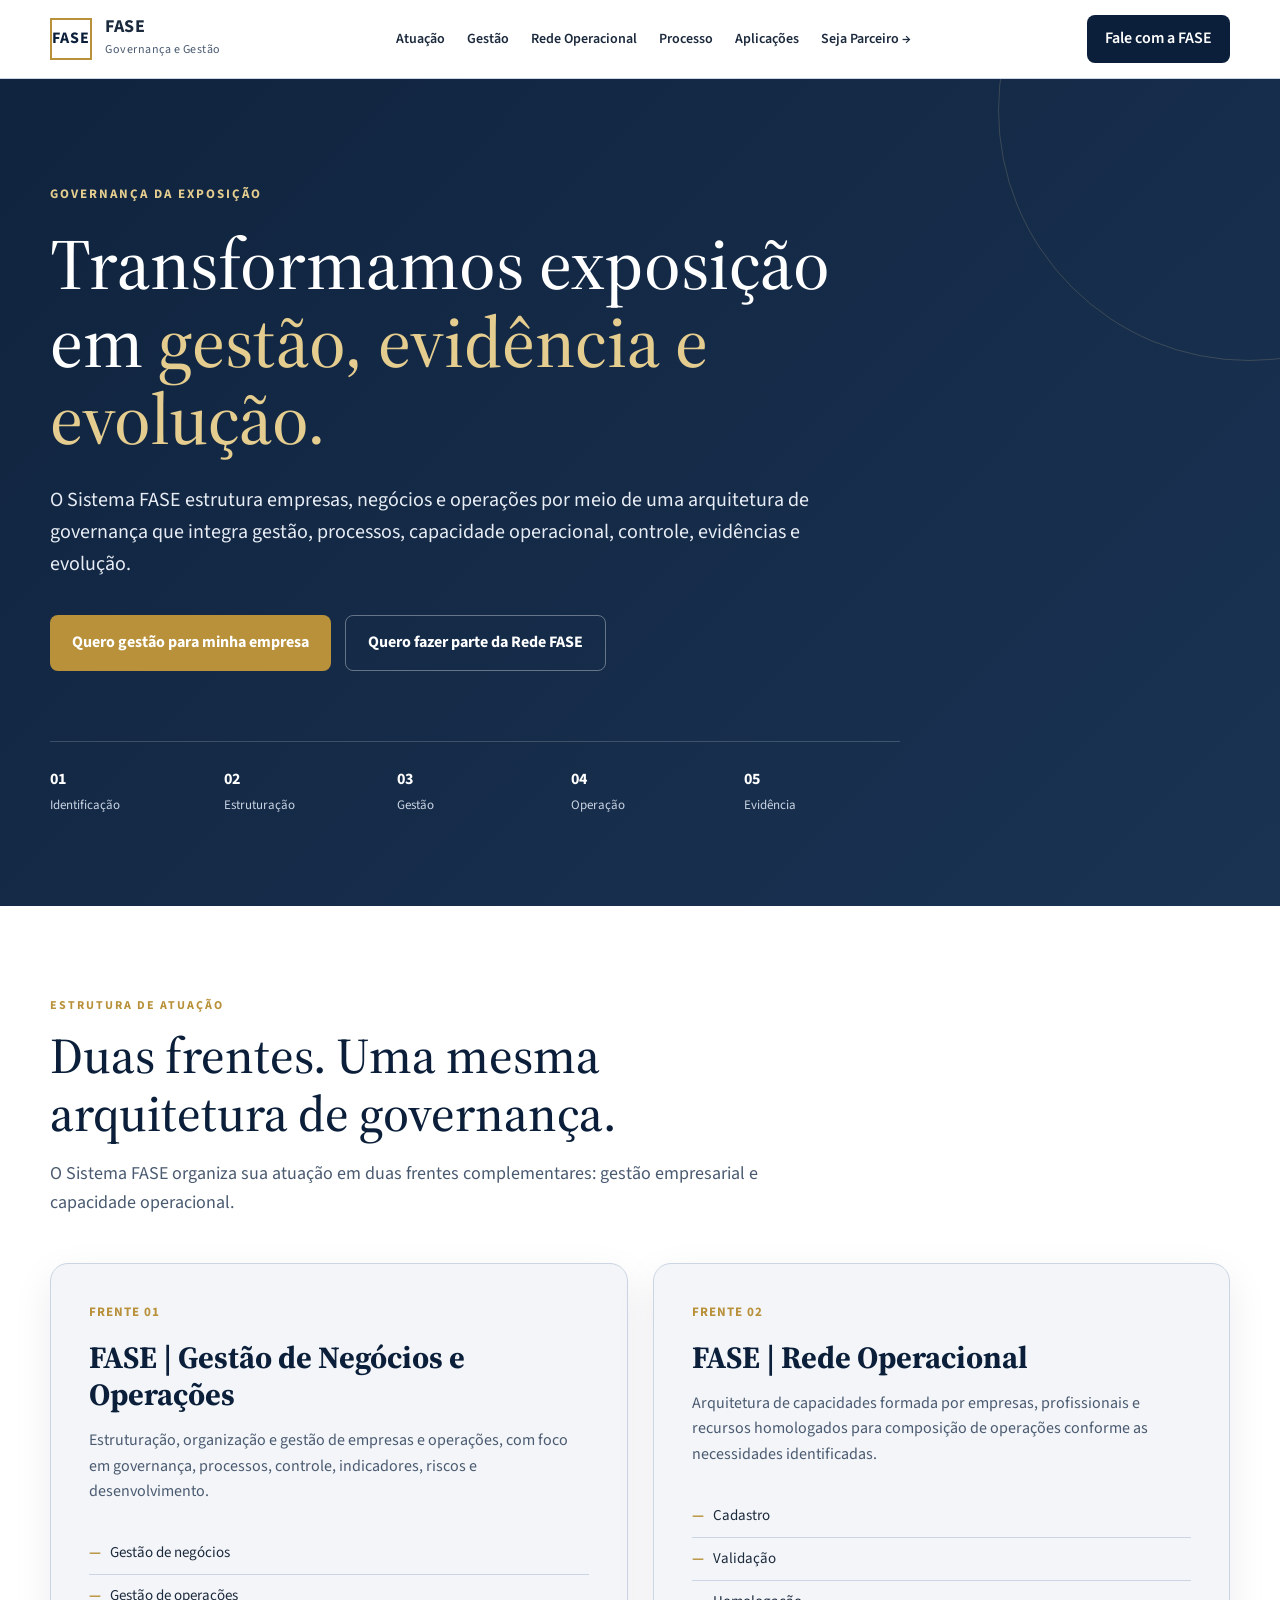
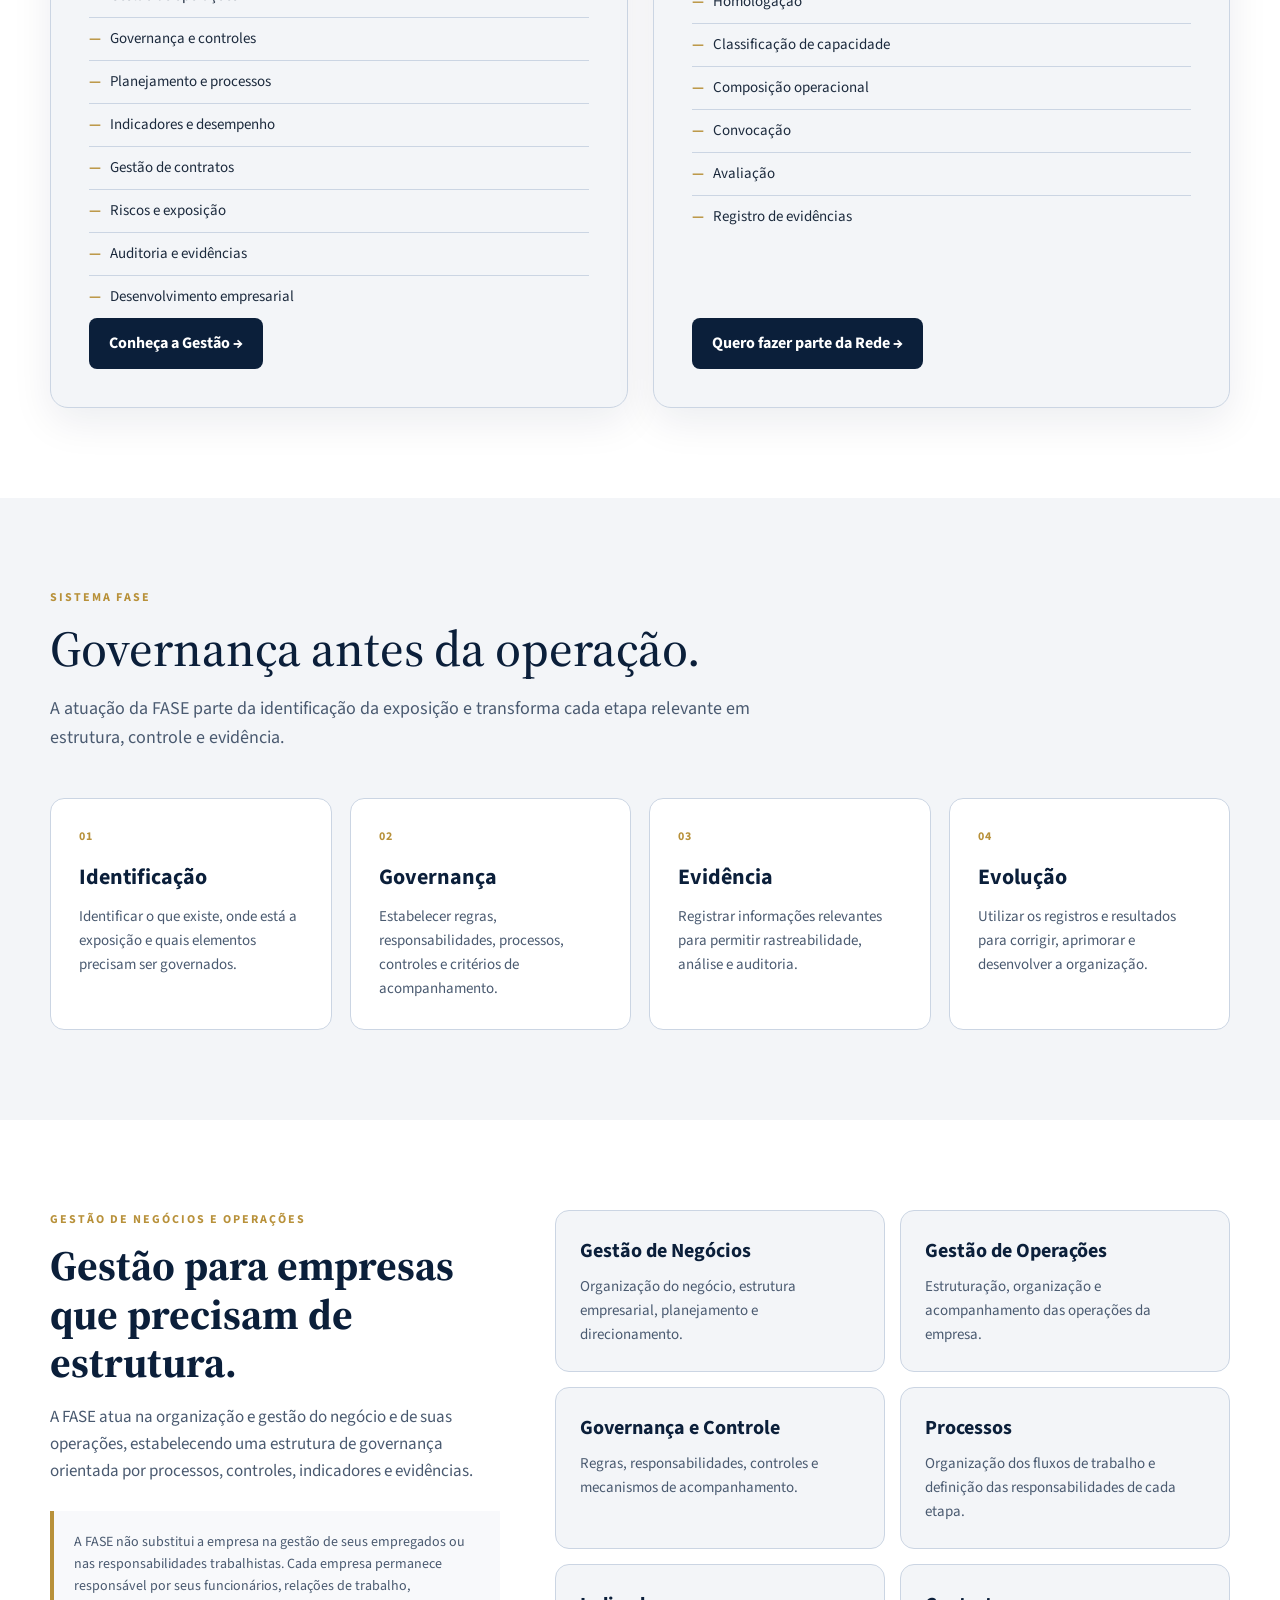
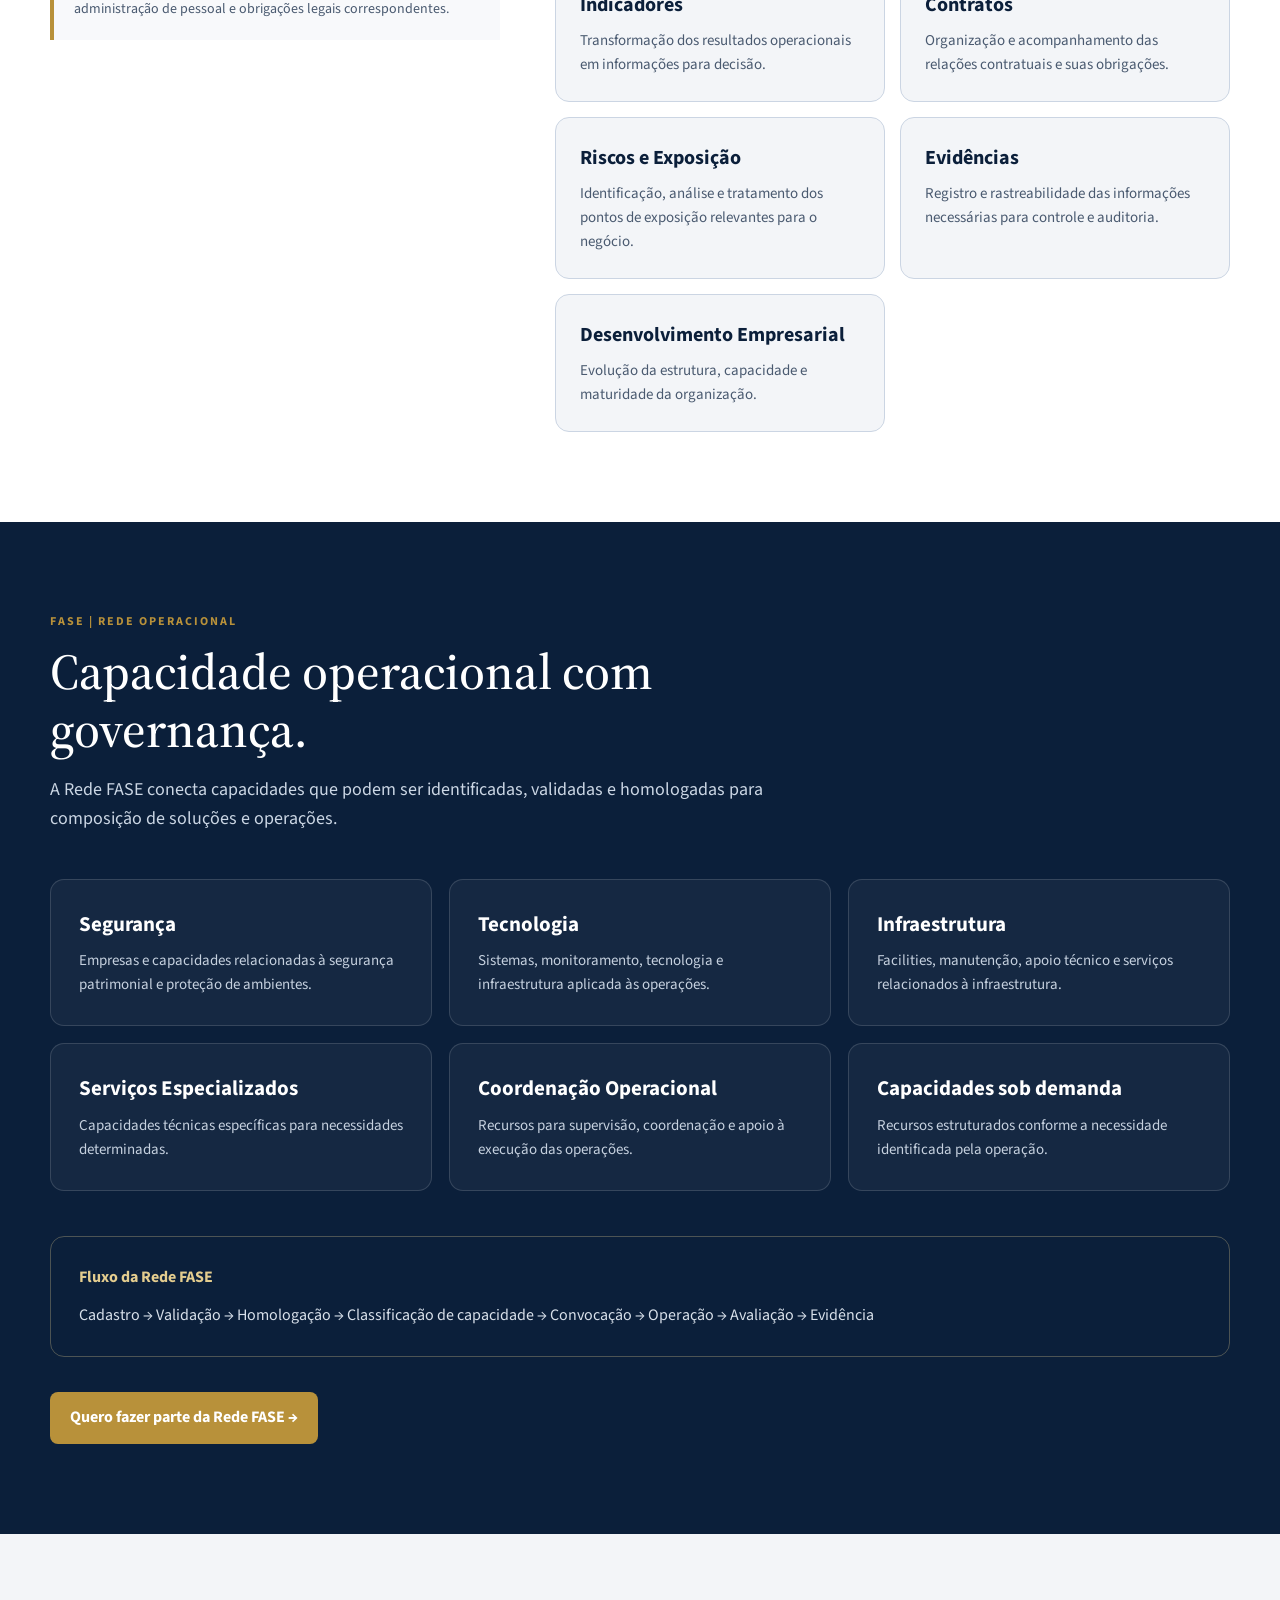
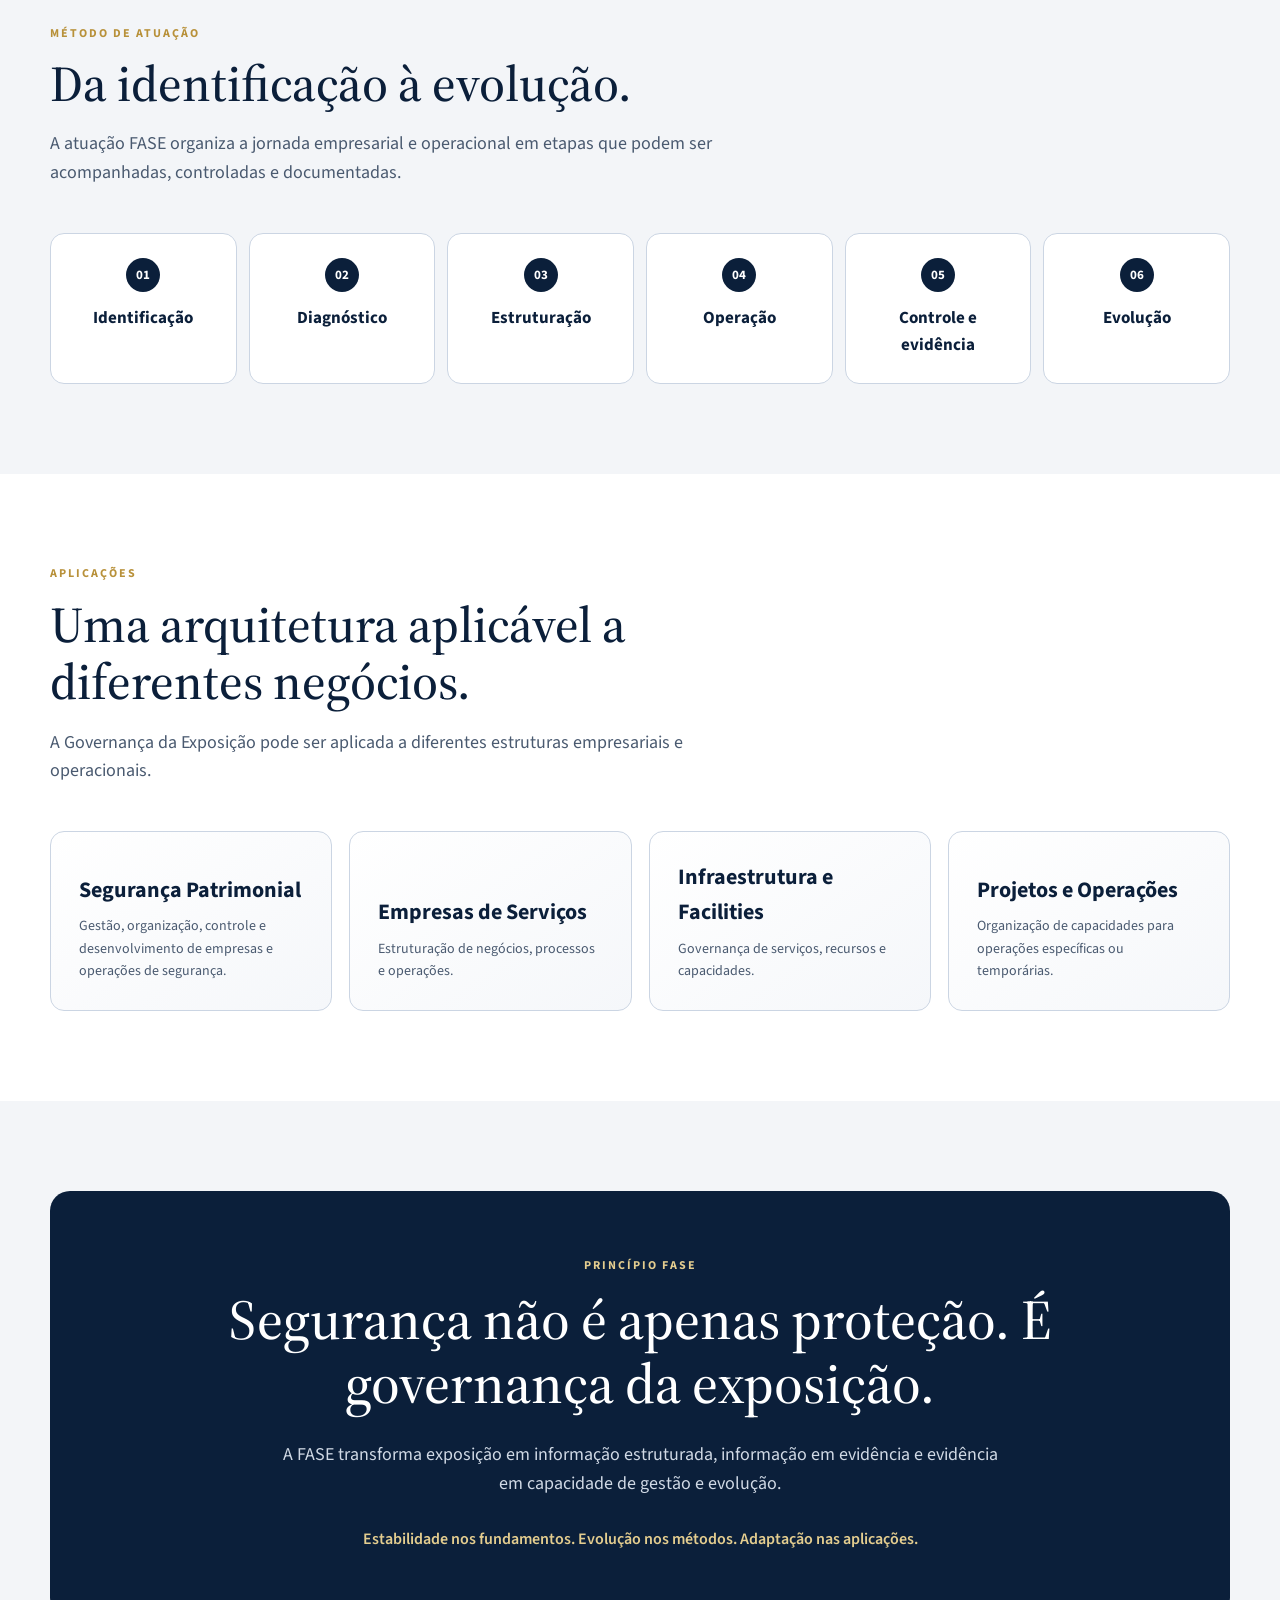
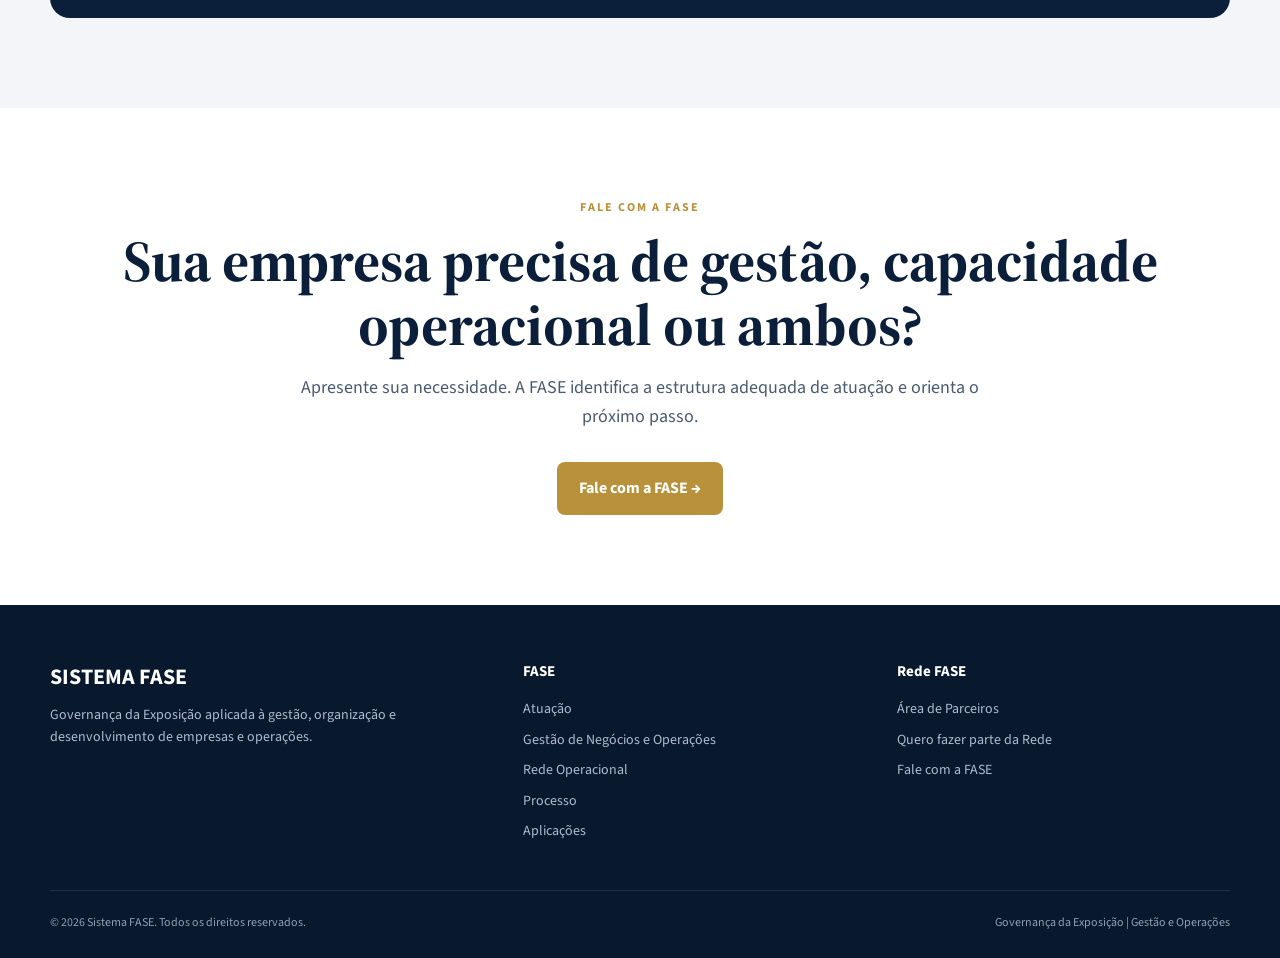
<file: index.html>
<!DOCTYPE html>
<html lang="pt-BR">
<head>
    <meta charset="UTF-8">
    <meta name="viewport" content="width=device-width, initial-scale=1.0">

    <title>FASE | Governança, Gestão e Operações</title>

    <meta name="description"
        content="Sistema FASE — Governança da Exposição. Gestão de Negócios e Operações e Rede Operacional para estruturar, organizar, controlar e desenvolver empresas e operações.">

    <meta name="theme-color" content="#0B1F3A">

    <link rel="preconnect" href="https://fonts.googleapis.com">
    <link rel="preconnect" href="https://fonts.gstatic.com" crossorigin>

    <link href="https://fonts.googleapis.com/css2?family=Source+Sans+3:wght@400;500;600;700&family=Source+Serif+4:wght@400;500;600;700&display=swap"
        rel="stylesheet">

    <style>
        :root {
            --navy: #0B1F3A;
            --blue: #2F5D9B;
            --light-blue: #DCE6F3;
            --gold: #B8913A;
            --light-gold: #E4CD8F;
            --bg: #F3F5F8;
            --white: #FFFFFF;
            --text: #1C2A3D;
            --soft: #4A5A70;
            --line: #CBD5E3;
            --shadow: 0 14px 40px rgba(11, 31, 58, .08);
            --radius: 18px;
            --max: 1180px;
        }

        * {
            margin: 0;
            padding: 0;
            box-sizing: border-box;
        }

        html {
            scroll-behavior: smooth;
        }

        body {
            font-family: "Source Sans 3", Arial, sans-serif;
            color: var(--text);
            background: var(--bg);
            line-height: 1.6;
        }

        a {
            color: inherit;
            text-decoration: none;
        }

        img {
            max-width: 100%;
            display: block;
        }

        .container {
            width: min(var(--max), calc(100% - 40px));
            margin: 0 auto;
        }

        /* =========================
           HEADER
        ========================= */

        header {
            position: sticky;
            top: 0;
            z-index: 1000;
            background: rgba(255,255,255,.96);
            border-bottom: 1px solid var(--line);
            backdrop-filter: blur(12px);
        }

        .header-inner {
            min-height: 78px;
            display: flex;
            align-items: center;
            justify-content: space-between;
            gap: 30px;
        }

        .brand {
            display: flex;
            align-items: center;
            gap: 13px;
            min-width: max-content;
        }

        .brand-mark {
            width: 42px;
            height: 42px;
            border: 2px solid var(--gold);
            display: flex;
            align-items: center;
            justify-content: center;
            font-weight: 700;
            color: var(--navy);
            letter-spacing: 1px;
        }

        .brand-text strong {
            display: block;
            font-size: 18px;
            line-height: 1;
            letter-spacing: .5px;
        }

        .brand-text span {
            display: block;
            margin-top: 4px;
            font-size: 12px;
            color: var(--soft);
            letter-spacing: .5px;
        }

        nav {
            display: flex;
            align-items: center;
            gap: 22px;
            font-size: 14px;
            font-weight: 600;
        }

        nav a {
            transition: .2s ease;
        }

        nav a:hover {
            color: var(--gold);
        }

        .header-cta {
            background: var(--navy);
            color: var(--white);
            padding: 11px 18px;
            border-radius: 8px;
            font-weight: 600;
            transition: .2s ease;
        }

        .header-cta:hover {
            background: var(--blue);
        }

        /* =========================
           HERO
        ========================= */

        .hero {
            background:
                linear-gradient(135deg, rgba(11,31,58,.98), rgba(17,43,76,.96));
            color: var(--white);
            padding: 105px 0 90px;
            position: relative;
            overflow: hidden;
        }

        .hero::after {
            content: "";
            position: absolute;
            width: 500px;
            height: 500px;
            right: -220px;
            top: -220px;
            border: 1px solid rgba(228,205,143,.18);
            border-radius: 50%;
        }

        .hero-content {
            position: relative;
            z-index: 2;
            max-width: 850px;
        }

        .eyebrow {
            color: var(--light-gold);
            text-transform: uppercase;
            letter-spacing: 2px;
            font-size: 13px;
            font-weight: 700;
            margin-bottom: 20px;
        }

        .hero h1 {
            font-family: "Source Serif 4", Georgia, serif;
            font-size: clamp(42px, 6vw, 72px);
            line-height: 1.08;
            font-weight: 500;
            margin-bottom: 26px;
        }

        .hero h1 span {
            color: var(--light-gold);
        }

        .hero-lead {
            max-width: 780px;
            font-size: 20px;
            color: #E8EDF5;
            margin-bottom: 35px;
        }

        .hero-actions {
            display: flex;
            flex-wrap: wrap;
            gap: 14px;
        }

        .btn {
            display: inline-flex;
            align-items: center;
            justify-content: center;
            padding: 14px 22px;
            border-radius: 8px;
            font-weight: 700;
            transition: .2s ease;
        }

        .btn-primary {
            background: var(--gold);
            color: var(--white);
        }

        .btn-primary:hover {
            background: #9E7A2D;
        }

        .btn-outline {
            border: 1px solid rgba(255,255,255,.35);
            color: var(--white);
        }

        .btn-outline:hover {
            background: rgba(255,255,255,.08);
        }

        .hero-flow {
            display: grid;
            grid-template-columns: repeat(5, 1fr);
            margin-top: 70px;
            border-top: 1px solid rgba(255,255,255,.18);
            padding-top: 25px;
            gap: 18px;
        }

        .hero-flow div {
            font-size: 13px;
            color: #C9D4E3;
        }

        .hero-flow strong {
            display: block;
            color: var(--white);
            font-size: 16px;
            margin-bottom: 3px;
        }

        /* =========================
           SECTIONS
        ========================= */

        section {
            padding: 90px 0;
        }

        .section-header {
            max-width: 780px;
            margin-bottom: 45px;
        }

        .section-kicker {
            color: var(--gold);
            text-transform: uppercase;
            font-size: 12px;
            letter-spacing: 2px;
            font-weight: 700;
            margin-bottom: 12px;
        }

        .section-title {
            font-family: "Source Serif 4", Georgia, serif;
            font-size: clamp(34px, 4vw, 50px);
            line-height: 1.15;
            font-weight: 500;
            color: var(--navy);
            margin-bottom: 18px;
        }

        .section-description {
            color: var(--soft);
            font-size: 18px;
            max-width: 720px;
        }

        /* =========================
           DUAS FRENTES
        ========================= */

        .fronts {
            background: var(--white);
        }

        .front-grid {
            display: grid;
            grid-template-columns: repeat(2, 1fr);
            gap: 25px;
        }

        .front-card {
            background: var(--bg);
            border: 1px solid var(--line);
            border-radius: var(--radius);
            padding: 38px;
            box-shadow: var(--shadow);
            display: flex;
            flex-direction: column;
        }

        .front-number {
            color: var(--gold);
            font-size: 13px;
            font-weight: 700;
            letter-spacing: 1px;
            margin-bottom: 16px;
        }

        .front-card h3 {
            font-family: "Source Serif 4", Georgia, serif;
            color: var(--navy);
            font-size: 31px;
            line-height: 1.2;
            margin-bottom: 15px;
        }

        .front-card p {
            color: var(--soft);
            margin-bottom: 22px;
        }

        .front-list {
            list-style: none;
            margin-top: 5px;
        }

        .front-list li {
            padding: 9px 0;
            border-bottom: 1px solid var(--line);
            font-size: 15px;
        }

        .front-list li:last-child {
            border-bottom: none;
        }

        .front-list li::before {
            content: "—";
            color: var(--gold);
            margin-right: 9px;
            font-weight: 700;
        }

        .cta-btn {
            display: inline-flex;
            align-items: center;
            justify-content: center;
            align-self: flex-start;
            margin-top: auto;
            padding: 13px 20px;
            border-radius: 8px;
            background: var(--navy);
            color: var(--white);
            font-weight: 700;
            transition: .2s ease;
        }

        .cta-btn:hover {
            background: var(--blue);
        }

        .cta-btn.secondary {
            background: transparent;
            color: var(--navy);
            border: 1px solid var(--navy);
        }

        .cta-btn.secondary:hover {
            background: var(--navy);
            color: var(--white);
        }

        /* =========================
           GOVERNANÇA
        ========================= */

        .governance {
            background: var(--bg);
        }

        .governance-grid {
            display: grid;
            grid-template-columns: repeat(4, 1fr);
            gap: 18px;
        }

        .gov-card {
            background: var(--white);
            border: 1px solid var(--line);
            padding: 28px;
            border-radius: 14px;
        }

        .gov-card span {
            display: block;
            color: var(--gold);
            font-weight: 700;
            font-size: 12px;
            letter-spacing: 1px;
            margin-bottom: 14px;
        }

        .gov-card h3 {
            color: var(--navy);
            font-size: 22px;
            margin-bottom: 10px;
        }

        .gov-card p {
            color: var(--soft);
            font-size: 15px;
        }

        /* =========================
           GESTÃO
        ========================= */

        .management {
            background: var(--white);
        }

        .management-layout {
            display: grid;
            grid-template-columns: .8fr 1.2fr;
            gap: 55px;
            align-items: start;
        }

        .management-intro {
            position: sticky;
            top: 110px;
        }

        .management-intro h2 {
            font-family: "Source Serif 4", Georgia, serif;
            color: var(--navy);
            font-size: 42px;
            line-height: 1.15;
            margin-bottom: 18px;
        }

        .management-intro p {
            color: var(--soft);
            font-size: 17px;
        }

        .management-grid {
            display: grid;
            grid-template-columns: repeat(2, 1fr);
            gap: 15px;
        }

        .management-item {
            padding: 24px;
            border: 1px solid var(--line);
            border-radius: 14px;
            background: var(--bg);
        }

        .management-item h3 {
            color: var(--navy);
            margin-bottom: 8px;
            font-size: 20px;
        }

        .management-item p {
            color: var(--soft);
            font-size: 15px;
        }

        .responsibility-note {
            margin-top: 25px;
            padding: 20px;
            border-left: 4px solid var(--gold);
            background: #F8F9FB;
            color: var(--soft);
            font-size: 14px;
        }

        /* =========================
           REDE OPERACIONAL
        ========================= */

        .network {
            background: var(--navy);
            color: var(--white);
        }

        .network .section-title {
            color: var(--white);
        }

        .network .section-description {
            color: #CBD6E4;
        }

        .network-grid {
            display: grid;
            grid-template-columns: repeat(3, 1fr);
            gap: 17px;
        }

        .network-card {
            padding: 28px;
            border: 1px solid rgba(255,255,255,.14);
            background: rgba(255,255,255,.045);
            border-radius: 14px;
        }

        .network-card h3 {
            font-size: 21px;
            margin-bottom: 8px;
            color: var(--white);
        }

        .network-card p {
            color: #C6D1DF;
            font-size: 15px;
        }

        .network-process {
            margin-top: 45px;
            padding: 28px;
            border: 1px solid rgba(228,205,143,.3);
            border-radius: 14px;
        }

        .network-process strong {
            color: var(--light-gold);
            display: block;
            margin-bottom: 12px;
        }

        .network-process span {
            color: #D8E0EA;
        }

        .network-cta {
            margin-top: 35px;
        }

        .network-cta .cta-btn {
            background: var(--gold);
        }

        .network-cta .cta-btn:hover {
            background: #9E7A2D;
        }

        /* =========================
           PROCESSO
        ========================= */

        .process {
            background: var(--bg);
        }

        .process-grid {
            display: grid;
            grid-template-columns: repeat(6, 1fr);
            gap: 12px;
        }

        .process-step {
            background: var(--white);
            border: 1px solid var(--line);
            border-radius: 14px;
            padding: 24px 18px;
            text-align: center;
        }

        .process-step .number {
            width: 34px;
            height: 34px;
            border-radius: 50%;
            background: var(--navy);
            color: var(--white);
            display: flex;
            align-items: center;
            justify-content: center;
            margin: 0 auto 13px;
            font-weight: 700;
            font-size: 13px;
        }

        .process-step h3 {
            font-size: 17px;
            color: var(--navy);
        }

        /* =========================
           APLICAÇÕES
        ========================= */

        .applications {
            background: var(--white);
        }

        .application-grid {
            display: grid;
            grid-template-columns: repeat(4, 1fr);
            gap: 17px;
        }

        .application {
            min-height: 180px;
            border: 1px solid var(--line);
            border-radius: 14px;
            padding: 28px;
            display: flex;
            flex-direction: column;
            justify-content: flex-end;
            background: linear-gradient(145deg, #fff, #f5f7fa);
        }

        .application h3 {
            color: var(--navy);
            font-size: 22px;
            margin-bottom: 7px;
        }

        .application p {
            color: var(--soft);
            font-size: 14px;
        }

        /* =========================
           PRINCÍPIO
        ========================= */

        .principle {
            background: var(--bg);
        }

        .principle-box {
            background: var(--navy);
            color: var(--white);
            border-radius: 20px;
            padding: 65px;
            text-align: center;
        }

        .principle-box .section-kicker {
            color: var(--light-gold);
        }

        .principle-box h2 {
            font-family: "Source Serif 4", Georgia, serif;
            font-size: clamp(35px, 5vw, 56px);
            line-height: 1.15;
            font-weight: 500;
            max-width: 900px;
            margin: 0 auto 25px;
        }

        .principle-box p {
            color: #D0D9E5;
            max-width: 720px;
            margin: 0 auto;
            font-size: 18px;
        }

        .principle-line {
            margin-top: 28px;
            color: var(--light-gold);
            font-weight: 600;
        }

        /* =========================
           CTA FINAL
        ========================= */

        .final-cta {
            background: var(--white);
            text-align: center;
        }

        .final-cta h2 {
            font-family: "Source Serif 4", Georgia, serif;
            color: var(--navy);
            font-size: clamp(38px, 5vw, 58px);
            line-height: 1.1;
            margin-bottom: 18px;
        }

        .final-cta p {
            max-width: 700px;
            margin: 0 auto 30px;
            color: var(--soft);
            font-size: 18px;
        }

        /* =========================
           FOOTER
        ========================= */

        footer {
            background: #08182D;
            color: #CBD5E1;
            padding: 55px 0 25px;
        }

        .footer-grid {
            display: grid;
            grid-template-columns: 1.3fr 1fr 1fr;
            gap: 40px;
            padding-bottom: 40px;
            border-bottom: 1px solid rgba(255,255,255,.1);
        }

        .footer-brand strong {
            display: block;
            color: var(--white);
            font-size: 22px;
            margin-bottom: 8px;
        }

        .footer-brand p {
            max-width: 430px;
            font-size: 14px;
            color: #AEBCCD;
        }

        .footer-column h3 {
            color: var(--white);
            font-size: 15px;
            margin-bottom: 14px;
        }

        .footer-column a {
            display: block;
            margin: 8px 0;
            font-size: 14px;
            color: #AEBCCD;
            transition: .2s ease;
        }

        .footer-column a:hover {
            color: var(--light-gold);
        }

        .footer-bottom {
            padding-top: 22px;
            display: flex;
            justify-content: space-between;
            gap: 20px;
            flex-wrap: wrap;
            font-size: 12px;
            color: #91A0B2;
        }

        /* =========================
           RESPONSIVO
        ========================= */

        @media (max-width: 980px) {

            nav {
                display: none;
            }

            .hero-flow {
                grid-template-columns: repeat(3, 1fr);
            }

            .governance-grid {
                grid-template-columns: repeat(2, 1fr);
            }

            .management-layout {
                grid-template-columns: 1fr;
            }

            .management-intro {
                position: static;
            }

            .network-grid {
                grid-template-columns: repeat(2, 1fr);
            }

            .process-grid {
                grid-template-columns: repeat(3, 1fr);
            }

            .application-grid {
                grid-template-columns: repeat(2, 1fr);
            }
        }

        @media (max-width: 720px) {

            .container {
                width: min(var(--max), calc(100% - 28px));
            }

            section {
                padding: 65px 0;
            }

            .hero {
                padding: 75px 0 65px;
            }

            .hero h1 {
                font-size: 43px;
            }

            .hero-lead {
                font-size: 17px;
            }

            .hero-flow {
                grid-template-columns: repeat(2, 1fr);
                margin-top: 45px;
            }

            .front-grid,
            .governance-grid,
            .network-grid,
            .management-grid,
            .application-grid {
                grid-template-columns: 1fr;
            }

            .process-grid {
                grid-template-columns: repeat(2, 1fr);
            }

            .front-card {
                padding: 28px;
            }

            .principle-box {
                padding: 40px 24px;
            }

            .footer-grid {
                grid-template-columns: 1fr;
                gap: 30px;
            }

            .footer-bottom {
                flex-direction: column;
            }
        }

        @media (max-width: 460px) {

            .brand-text span {
                display: none;
            }

            .brand-mark {
                width: 38px;
                height: 38px;
            }

            .brand-text strong {
                font-size: 16px;
            }

            .hero h1 {
                font-size: 38px;
            }

            .process-grid {
                grid-template-columns: 1fr;
            }
        }
    </style>
</head>

<body>

    <!-- =========================
         HEADER
    ========================= -->

    <header>
        <div class="container header-inner">

            <a href="#inicio" class="brand">
                <div class="brand-mark">FASE</div>

                <div class="brand-text">
                    <strong>FASE</strong>
                    <span>Governança e Gestão</span>
                </div>
            </a>

            <nav>
                <a href="#atuacao">Atuação</a>
                <a href="#gestao">Gestão</a>
                <a href="#rede">Rede Operacional</a>
                <a href="#processo">Processo</a>
                <a href="#aplicacoes">Aplicações</a>

                <a href="page1.html">Seja Parceiro →</a>
            </nav>

            <a href="https://wa.me/5511951987669/" class="header-cta">
                Fale com a FASE
            </a>

        </div>
    </header>


    <!-- =========================
         HERO
    ========================= -->

    <main id="inicio">

        <section class="hero">

            <div class="container">

                <div class="hero-content">

                    <div class="eyebrow">
                        Governança da Exposição
                    </div>

                    <h1>
                        Transformamos exposição em
                        <span>gestão, evidência e evolução.</span>
                    </h1>

                    <p class="hero-lead">
                        O Sistema FASE estrutura empresas, negócios e operações
                        por meio de uma arquitetura de governança que integra
                        gestão, processos, capacidade operacional, controle,
                        evidências e evolução.
                    </p>

                    <div class="hero-actions">

                        <a href="#gestao" class="btn btn-primary">
                            Quero gestão para minha empresa
                        </a>

                        <a href="page1.html" class="btn btn-outline">
                            Quero fazer parte da Rede FASE
                        </a>

                    </div>

                    <div class="hero-flow">

                        <div>
                            <strong>01</strong>
                            Identificação
                        </div>

                        <div>
                            <strong>02</strong>
                            Estruturação
                        </div>

                        <div>
                            <strong>03</strong>
                            Gestão
                        </div>

                        <div>
                            <strong>04</strong>
                            Operação
                        </div>

                        <div>
                            <strong>05</strong>
                            Evidência
                        </div>

                    </div>

                </div>

            </div>

        </section>


        <!-- =========================
             DUAS FRENTES
        ========================= -->

        <section class="fronts" id="atuacao">

            <div class="container">

                <div class="section-header">

                    <div class="section-kicker">
                        Estrutura de atuação
                    </div>

                    <h2 class="section-title">
                        Duas frentes. Uma mesma arquitetura de governança.
                    </h2>

                    <p class="section-description">
                        O Sistema FASE organiza sua atuação em duas frentes
                        complementares: gestão empresarial e capacidade
                        operacional.
                    </p>

                </div>


                <div class="front-grid">

                    <article class="front-card">

                        <div class="front-number">
                            FRENTE 01
                        </div>

                        <h3>
                            FASE | Gestão de Negócios e Operações
                        </h3>

                        <p>
                            Estruturação, organização e gestão de empresas
                            e operações, com foco em governança, processos,
                            controle, indicadores, riscos e desenvolvimento.
                        </p>

                        <ul class="front-list">

                            <li>Gestão de negócios</li>
                            <li>Gestão de operações</li>
                            <li>Governança e controles</li>
                            <li>Planejamento e processos</li>
                            <li>Indicadores e desempenho</li>
                            <li>Gestão de contratos</li>
                            <li>Riscos e exposição</li>
                            <li>Auditoria e evidências</li>
                            <li>Desenvolvimento empresarial</li>

                        </ul>

                        <a href="#gestao" class="cta-btn">
                            Conheça a Gestão →
                        </a>

                    </article>


                    <article class="front-card">

                        <div class="front-number">
                            FRENTE 02
                        </div>

                        <h3>
                            FASE | Rede Operacional
                        </h3>

                        <p>
                            Arquitetura de capacidades formada por empresas,
                            profissionais e recursos homologados para
                            composição de operações conforme as necessidades
                            identificadas.
                        </p>

                        <ul class="front-list">

                            <li>Cadastro</li>
                            <li>Validação</li>
                            <li>Homologação</li>
                            <li>Classificação de capacidade</li>
                            <li>Composição operacional</li>
                            <li>Convocação</li>
                            <li>Avaliação</li>
                            <li>Registro de evidências</li>

                        </ul>

                        <a href="page1.html" class="cta-btn">
                            Quero fazer parte da Rede →
                        </a>

                    </article>

                </div>

            </div>

        </section>


        <!-- =========================
             GOVERNANÇA
        ========================= -->

        <section class="governance">

            <div class="container">

                <div class="section-header">

                    <div class="section-kicker">
                        Sistema FASE
                    </div>

                    <h2 class="section-title">
                        Governança antes da operação.
                    </h2>

                    <p class="section-description">
                        A atuação da FASE parte da identificação da exposição
                        e transforma cada etapa relevante em estrutura,
                        controle e evidência.
                    </p>

                </div>


                <div class="governance-grid">

                    <article class="gov-card">

                        <span>01</span>

                        <h3>Identificação</h3>

                        <p>
                            Identificar o que existe, onde está a exposição
                            e quais elementos precisam ser governados.
                        </p>

                    </article>


                    <article class="gov-card">

                        <span>02</span>

                        <h3>Governança</h3>

                        <p>
                            Estabelecer regras, responsabilidades, processos,
                            controles e critérios de acompanhamento.
                        </p>

                    </article>


                    <article class="gov-card">

                        <span>03</span>

                        <h3>Evidência</h3>

                        <p>
                            Registrar informações relevantes para permitir
                            rastreabilidade, análise e auditoria.
                        </p>

                    </article>


                    <article class="gov-card">

                        <span>04</span>

                        <h3>Evolução</h3>

                        <p>
                            Utilizar os registros e resultados para corrigir,
                            aprimorar e desenvolver a organização.
                        </p>

                    </article>

                </div>

            </div>

        </section>


        <!-- =========================
             GESTÃO
        ========================= -->

        <section class="management" id="gestao">

            <div class="container">

                <div class="management-layout">

                    <div class="management-intro">

                        <div class="section-kicker">
                            Gestão de Negócios e Operações
                        </div>

                        <h2>
                            Gestão para empresas que precisam de estrutura.
                        </h2>

                        <p>
                            A FASE atua na organização e gestão do negócio
                            e de suas operações, estabelecendo uma estrutura
                            de governança orientada por processos, controles,
                            indicadores e evidências.
                        </p>

                        <div class="responsibility-note">
                            A FASE não substitui a empresa na gestão de seus
                            empregados ou nas responsabilidades trabalhistas.
                            Cada empresa permanece responsável por seus
                            funcionários, relações de trabalho, administração
                            de pessoal e obrigações legais correspondentes.
                        </div>

                    </div>


                    <div class="management-grid">

                        <article class="management-item">
                            <h3>Gestão de Negócios</h3>
                            <p>
                                Organização do negócio, estrutura empresarial,
                                planejamento e direcionamento.
                            </p>
                        </article>

                        <article class="management-item">
                            <h3>Gestão de Operações</h3>
                            <p>
                                Estruturação, organização e acompanhamento das
                                operações da empresa.
                            </p>
                        </article>

                        <article class="management-item">
                            <h3>Governança e Controle</h3>
                            <p>
                                Regras, responsabilidades, controles e
                                mecanismos de acompanhamento.
                            </p>
                        </article>

                        <article class="management-item">
                            <h3>Processos</h3>
                            <p>
                                Organização dos fluxos de trabalho e definição
                                das responsabilidades de cada etapa.
                            </p>
                        </article>

                        <article class="management-item">
                            <h3>Indicadores</h3>
                            <p>
                                Transformação dos resultados operacionais em
                                informações para decisão.
                            </p>
                        </article>

                        <article class="management-item">
                            <h3>Contratos</h3>
                            <p>
                                Organização e acompanhamento das relações
                                contratuais e suas obrigações.
                            </p>
                        </article>

                        <article class="management-item">
                            <h3>Riscos e Exposição</h3>
                            <p>
                                Identificação, análise e tratamento dos pontos
                                de exposição relevantes para o negócio.
                            </p>
                        </article>

                        <article class="management-item">
                            <h3>Evidências</h3>
                            <p>
                                Registro e rastreabilidade das informações
                                necessárias para controle e auditoria.
                            </p>
                        </article>

                        <article class="management-item">
                            <h3>Desenvolvimento Empresarial</h3>
                            <p>
                                Evolução da estrutura, capacidade e maturidade
                                da organização.
                            </p>
                        </article>

                    </div>

                </div>

            </div>

        </section>


        <!-- =========================
             REDE OPERACIONAL
        ========================= -->

        <section class="network" id="rede">

            <div class="container">

                <div class="section-header">

                    <div class="section-kicker">
                        FASE | Rede Operacional
                    </div>

                    <h2 class="section-title">
                        Capacidade operacional com governança.
                    </h2>

                    <p class="section-description">
                        A Rede FASE conecta capacidades que podem ser
                        identificadas, validadas e homologadas para composição
                        de soluções e operações.
                    </p>

                </div>


                <div class="network-grid">

                    <article class="network-card">
                        <h3>Segurança</h3>
                        <p>
                            Empresas e capacidades relacionadas à segurança
                            patrimonial e proteção de ambientes.
                        </p>
                    </article>

                    <article class="network-card">
                        <h3>Tecnologia</h3>
                        <p>
                            Sistemas, monitoramento, tecnologia e infraestrutura
                            aplicada às operações.
                        </p>
                    </article>

                    <article class="network-card">
                        <h3>Infraestrutura</h3>
                        <p>
                            Facilities, manutenção, apoio técnico e serviços
                            relacionados à infraestrutura.
                        </p>
                    </article>

                    <article class="network-card">
                        <h3>Serviços Especializados</h3>
                        <p>
                            Capacidades técnicas específicas para necessidades
                            determinadas.
                        </p>
                    </article>

                    <article class="network-card">
                        <h3>Coordenação Operacional</h3>
                        <p>
                            Recursos para supervisão, coordenação e apoio
                            à execução das operações.
                        </p>
                    </article>

                    <article class="network-card">
                        <h3>Capacidades sob demanda</h3>
                        <p>
                            Recursos estruturados conforme a necessidade
                            identificada pela operação.
                        </p>
                    </article>

                </div>


                <div class="network-process">

                    <strong>
                        Fluxo da Rede FASE
                    </strong>

                    <span>
                        Cadastro → Validação → Homologação →
                        Classificação de capacidade → Convocação →
                        Operação → Avaliação → Evidência
                    </span>

                </div>


                <div class="network-cta">

                    <a href="page1.html" class="cta-btn">
                        Quero fazer parte da Rede FASE →
                    </a>

                </div>

            </div>

        </section>


        <!-- =========================
             PROCESSO
        ========================= -->

        <section class="process" id="processo">

            <div class="container">

                <div class="section-header">

                    <div class="section-kicker">
                        Método de atuação
                    </div>

                    <h2 class="section-title">
                        Da identificação à evolução.
                    </h2>

                    <p class="section-description">
                        A atuação FASE organiza a jornada empresarial e
                        operacional em etapas que podem ser acompanhadas,
                        controladas e documentadas.
                    </p>

                </div>


                <div class="process-grid">

                    <article class="process-step">
                        <div class="number">01</div>
                        <h3>Identificação</h3>
                    </article>

                    <article class="process-step">
                        <div class="number">02</div>
                        <h3>Diagnóstico</h3>
                    </article>

                    <article class="process-step">
                        <div class="number">03</div>
                        <h3>Estruturação</h3>
                    </article>

                    <article class="process-step">
                        <div class="number">04</div>
                        <h3>Operação</h3>
                    </article>

                    <article class="process-step">
                        <div class="number">05</div>
                        <h3>Controle e evidência</h3>
                    </article>

                    <article class="process-step">
                        <div class="number">06</div>
                        <h3>Evolução</h3>
                    </article>

                </div>

            </div>

        </section>


        <!-- =========================
             APLICAÇÕES
        ========================= -->

        <section class="applications" id="aplicacoes">

            <div class="container">

                <div class="section-header">

                    <div class="section-kicker">
                        Aplicações
                    </div>

                    <h2 class="section-title">
                        Uma arquitetura aplicável a diferentes negócios.
                    </h2>

                    <p class="section-description">
                        A Governança da Exposição pode ser aplicada a
                        diferentes estruturas empresariais e operacionais.
                    </p>

                </div>


                <div class="application-grid">

                    <article class="application">
                        <h3>Segurança Patrimonial</h3>
                        <p>
                            Gestão, organização, controle e desenvolvimento
                            de empresas e operações de segurança.
                        </p>
                    </article>

                    <article class="application">
                        <h3>Empresas de Serviços</h3>
                        <p>
                            Estruturação de negócios, processos e operações.
                        </p>
                    </article>

                    <article class="application">
                        <h3>Infraestrutura e Facilities</h3>
                        <p>
                            Governança de serviços, recursos e capacidades.
                        </p>
                    </article>

                    <article class="application">
                        <h3>Projetos e Operações</h3>
                        <p>
                            Organização de capacidades para operações
                            específicas ou temporárias.
                        </p>
                    </article>

                </div>

            </div>

        </section>


        <!-- =========================
             PRINCÍPIO
        ========================= -->

        <section class="principle">

            <div class="container">

                <div class="principle-box">

                    <div class="section-kicker">
                        Princípio FASE
                    </div>

                    <h2>
                        Segurança não é apenas proteção.
                        É governança da exposição.
                    </h2>

                    <p>
                        A FASE transforma exposição em informação estruturada,
                        informação em evidência e evidência em capacidade de
                        gestão e evolução.
                    </p>

                    <div class="principle-line">
                        Estabilidade nos fundamentos. Evolução nos métodos.
                        Adaptação nas aplicações.
                    </div>

                </div>

            </div>

        </section>


        <!-- =========================
             CTA FINAL
        ========================= -->

        <section class="final-cta">

            <div class="container">

                <div class="section-kicker">
                    Fale com a FASE
                </div>

                <h2>
                    Sua empresa precisa de gestão,
                    capacidade operacional ou ambos?
                </h2>

                <p>
                    Apresente sua necessidade. A FASE identifica a estrutura
                    adequada de atuação e orienta o próximo passo.
                </p>

                <a href="https://wa.me/5511951987669" class="btn btn-primary">
                    Fale com a FASE →
                </a>

            </div>

        </section>

    </main>


    <!-- =========================
         FOOTER
    ========================= -->

    <footer>

        <div class="container">

            <div class="footer-grid">

                <div class="footer-brand">

                    <strong>
                        SISTEMA FASE
                    </strong>

                    <p>
                        Governança da Exposição aplicada à gestão,
                        organização e desenvolvimento de empresas e
                        operações.
                    </p>

                </div>


                <div class="footer-column">

                    <h3>FASE</h3>

                    <a href="#atuacao">
                        Atuação
                    </a>

                    <a href="#gestao">
                        Gestão de Negócios e Operações
                    </a>

                    <a href="#rede">
                        Rede Operacional
                    </a>

                    <a href="#processo">
                        Processo
                    </a>

                    <a href="#aplicacoes">
                        Aplicações
                    </a>

                </div>


                <div class="footer-column">

                    <h3>Rede FASE</h3>

                    <a href="page1.html">
                        Área de Parceiros
                    </a>

                    <a href="page1.html">
                        Quero fazer parte da Rede
                    </a>

                    <a href="https://wa.me/5511951987669">
                        Fale com a FASE
                    </a>

                </div>

            </div>


            <div class="footer-bottom">

                <div>
                    © 2026 Sistema FASE. Todos os direitos reservados.
                </div>

                <div>
                    Governança da Exposição | Gestão e Operações
                </div>

            </div>

        </div>

    </footer>


    <!-- =========================
         INTEGRAÇÕES
         ========================= -->

    <script>
        /*
         * Área reservada para as integrações existentes
         * do projeto FASE.
         *
         * Os scripts de integração de artefatos, links,
         * foco e fechamento podem permanecer aqui caso
         * estejam sendo utilizados pela plataforma.
         */
    </script>

</body>
</html>
</file>
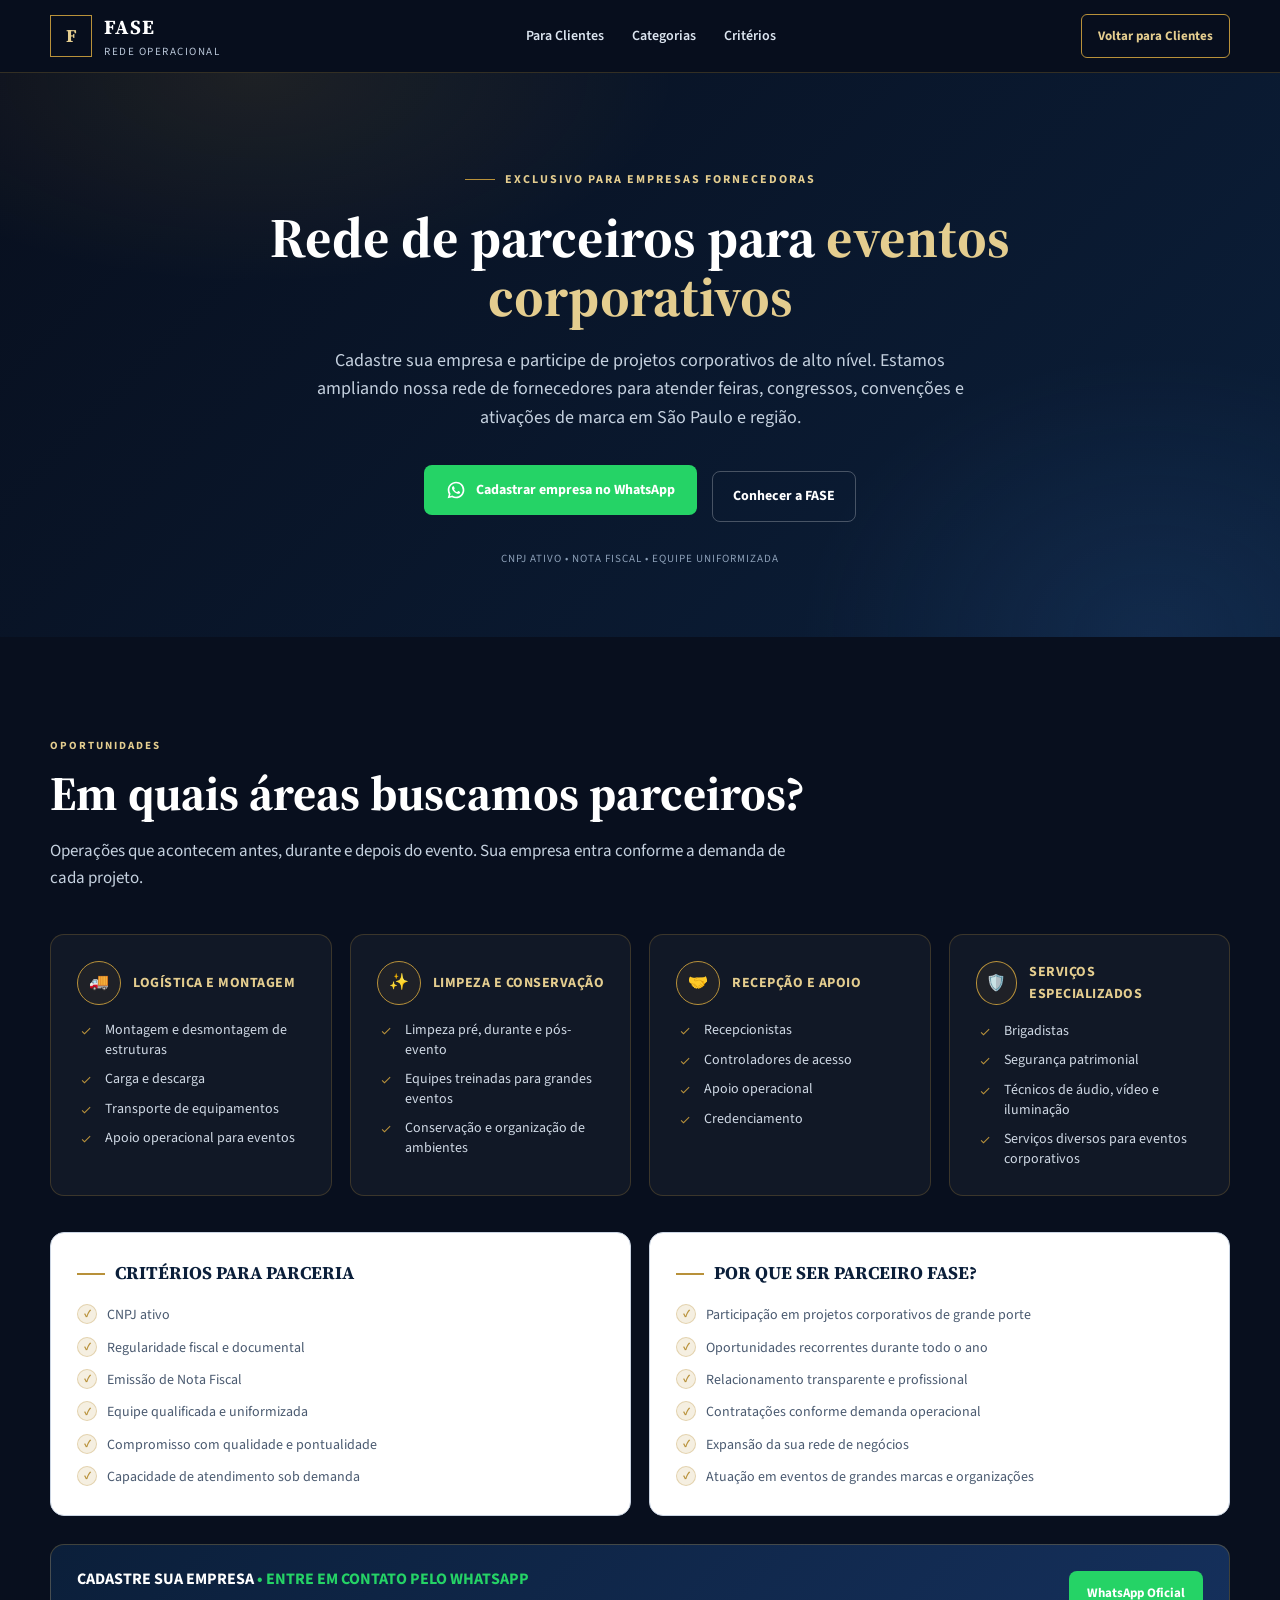
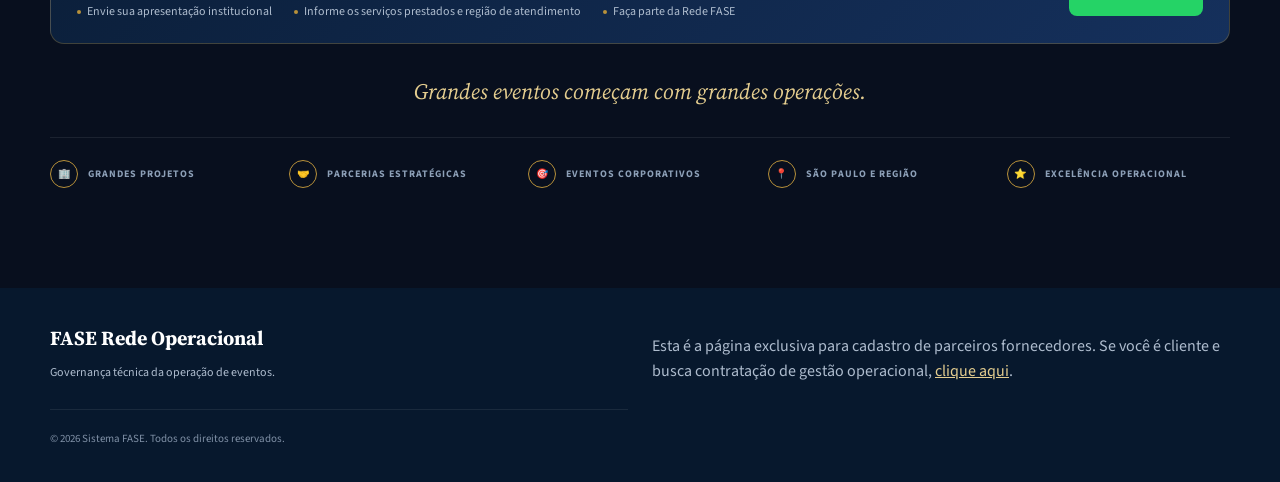
<file: page1.html>
<!DOCTYPE html>
<html lang="pt-BR">
<head><style>
@font-face {
  font-family: "Optimistic";
  font-style: normal;
  font-weight: 400 600;
  font-display: swap;
  src: url("/fonts/OptimisticAI_VF_Optimized.woff2") format("woff2");
}
@font-face {
  font-family: "Optimistic Mono";
  font-style: normal;
  font-weight: 400;
  font-display: swap;
  src: url("/fonts/OptimisticMono_W_TextRegular.woff2") format("woff2");
}
:where(html) {
  font-family: "Optimistic", system-ui, sans-serif;
}
:where(code, pre, kbd, samp) {
  font-family: "Optimistic Mono", ui-monospace, monospace;
}
</style>
    <meta charset="UTF-8">
    <meta name="viewport" content="width=device-width, initial-scale=1.0">
    <title>Seja Parceiro FASE | Rede de Parceiros para Eventos Corporativos</title>
    <meta name="description" content="Cadastre sua empresa e participe de projetos corporativos de alto nível. Rede de parceiros FASE para eventos corporativos em São Paulo e região.">
    <meta name="theme-color" content="#080F1E">
    <link href="https://fonts.googleapis.com/css2?family=Source+Serif+4:opsz,wght@8..60,600;8..60,700&family=Source+Sans+3:wght@400;600;700&display=swap" rel="stylesheet">
    <style>
        :root {
            --azul-marinho: #0B1F3A; --ouro: #B8913A; --ouro-claro: #E4CD8F;
            --fundo-escuro: #080F1E; --branco: #fff; --texto: #1C2A3D; --texto-suave: #4A5A70;
            --linha: #CBD5E3; --serif: 'Source Serif 4', Georgia, serif; --sans: 'Source Sans 3', Arial, sans-serif;
            --largura: 1180px; --raio: 14px;
        }
        *,*::before,*::after{margin:0;padding:0;box-sizing:border-box} html{scroll-behavior:smooth}
        body{background:#080F1E;color:#fff;font-family:var(--sans);line-height:1.6;-webkit-font-smoothing:antialiased}
        a{color:inherit;text-decoration:none}
        .container{width:min(100% - 32px, var(--largura));margin-inline:auto}
        header{position:sticky;top:0;z-index:1000;background:rgba(8,15,30,0.95);border-bottom:1px solid rgba(184,145,58,0.25);backdrop-filter:blur(12px)}
        .nav{min-height:72px;display:flex;align-items:center;justify-content:space-between;gap:24px}
        .logo{display:flex;align-items:center;gap:12px;color:#fff}
        .logo-mark{width:42px;height:42px;border:1px solid var(--ouro);display:grid;place-items:center;color:var(--ouro-claro);font-family:var(--serif);font-weight:700;font-size:18px}
        .logo-text strong{display:block;font-family:var(--serif);font-size:20px;letter-spacing:1px}
        .logo-text span{display:block;color:#B9C6D8;font-size:11px;letter-spacing:1.5px;text-transform:uppercase}
        .nav-links{display:none;align-items:center;gap:28px;color:#DCE5F0;font-size:14px;font-weight:600}
        .nav-links a:hover{color:var(--ouro-claro)}
        .nav-cta{display:inline-flex;align-items:center;justify-content:center;padding:11px 16px;border:1px solid var(--ouro);color:var(--ouro-claro);font-size:13px;font-weight:700;border-radius:6px}
        .hero{background:radial-gradient(600px 300px at 20% 0%, rgba(184,145,58,0.12), transparent 70%), radial-gradient(500px 400px at 90% 100%, rgba(47,93,155,0.2), transparent 70%), linear-gradient(135deg, #080F1E, #0B1F3A);padding:90px 0 70px;text-align:center;position:relative;overflow:hidden}
        .eyebrow{display:inline-flex;align-items:center;gap:10px;color:var(--ouro-claro);font-size:12px;font-weight:700;letter-spacing:2px;text-transform:uppercase;margin-bottom:20px}
        .eyebrow::before{content:"";width:30px;height:1px;background:var(--ouro)}
        h1,h2,h3,h4{font-family:var(--serif)}
        .hero h1{font-size:clamp(36px, 6vw, 56px);line-height:1.05;max-width:800px;margin:0 auto 20px}
        .hero h1 span{color:var(--ouro-claro)}
        .hero p{color:#C5D1DF;font-size:18px;max-width:680px;margin:0 auto 32px}
        .cta-whatsapp{display:inline-flex;align-items:center;gap:10px;background:#25D366;color:#fff;padding:14px 22px;border-radius:8px;font-weight:700;font-size:14px}
        .cta-outline{display:inline-flex;align-items:center;justify-content:center;padding:13px 20px;border:1px solid rgba(255,255,255,0.25);border-radius:8px;font-weight:700;font-size:14px;margin-left:12px}
        section{padding:78px 0}
        .section-header{max-width:760px;margin-bottom:42px}
        .section-label{color:var(--ouro-claro);font-size:11px;font-weight:700;letter-spacing:2px;text-transform:uppercase;margin-bottom:12px}
        .section-header h2{font-size:clamp(32px, 6vw, 48px);line-height:1.1;color:#fff;margin-bottom:18px}
        .section-header p{color:#C5D1DF;font-size:17px}
        .parceiros-grid{display:grid;gap:18px;margin-bottom:36px}
        .parceiros-card{background:rgba(255,255,255,0.04);border:1px solid rgba(184,145,58,0.25);border-radius:14px;padding:26px}
        .parceiros-card-top{display:flex;align-items:center;gap:12px;margin-bottom:16px}
        .parceiros-icon{width:44px;height:44px;border:1px solid var(--ouro);border-radius:50%;display:grid;place-items:center;background:rgba(184,145,58,0.08);color:var(--ouro-claro)}
        .parceiros-card h3{color:var(--ouro-claro);font-size:14px;font-family:var(--sans);font-weight:700;letter-spacing:0.5px;text-transform:uppercase}
        .parceiros-card ul{list-style:none;display:grid;gap:10px}
        .parceiros-card ul li{display:flex;gap:10px;font-size:14px;color:#D0D9E5;line-height:1.4}
        .parceiros-card ul li::before{content:"";width:18px;height:18px;flex-shrink:0;background:var(--ouro);border-radius:50%;mask:url('data:image/svg+xml;utf8,<svg xmlns="http://www.w3.org/2000/svg" viewBox="0 0 24 24"><path fill="white" d="M9 16.17L4.83 12l-1.42 1.41L9 19 21 7l-1.41-1.41z"/></svg>') center/12px no-repeat;-webkit-mask:url('data:image/svg+xml;utf8,<svg xmlns="http://www.w3.org/2000/svg" viewBox="0 0 24 24"><path fill="white" d="M9 16.17L4.83 12l-1.42 1.41L9 19 21 7l-1.41-1.41z"/></svg>') center/12px no-repeat;margin-top:1px}
        .parceiros-two{display:grid;gap:18px;margin-bottom:28px}
        .parceiros-box{background:#fff;color:var(--texto);border-radius:14px;padding:26px;border:1px solid var(--linha)}
        .parceiros-box h4{font-family:var(--serif);font-size:18px;color:var(--azul-marinho);margin-bottom:16px;display:flex;align-items:center;gap:10px}
        .parceiros-box h4::before{content:"";width:28px;height:2px;background:var(--ouro)}
        .parceiros-box ul{list-style:none;display:grid;gap:10px}
        .parceiros-box ul li{display:flex;gap:10px;font-size:14px;color:var(--texto-suave)}
        .parceiros-box ul li::before{content:"✓";width:20px;height:20px;flex-shrink:0;background:rgba(184,145,58,0.15);border:1px solid rgba(184,145,58,0.3);border-radius:50%;display:grid;place-items:center;font-size:11px;color:var(--ouro);font-weight:700}
        .parceiros-whatsapp{background:linear-gradient(135deg, #0B1F3A, #15305C);border:1px solid rgba(184,145,58,0.3);border-radius:14px;padding:22px 26px;display:flex;flex-wrap:wrap;gap:18px;align-items:center;justify-content:space-between}
        .parceiros-whatsapp h4{color:#fff;font-family:var(--sans);font-weight:700;font-size:16px;text-transform:uppercase}
        .parceiros-whatsapp h4 span{color:#25D366}
        .parceiros-whatsapp ul{list-style:none;display:flex;flex-wrap:wrap;gap:12px 22px;margin-top:10px}
        .parceiros-whatsapp ul li{font-size:12px;color:#AEBCCE;display:flex;gap:6px;align-items:center}
        .parceiros-whatsapp ul li::before{content:"";width:4px;height:4px;background:var(--ouro);border-radius:50%}
        .parceiros-footer-icons{margin-top:28px;padding-top:22px;border-top:1px solid rgba(255,255,255,0.08);display:grid;grid-template-columns:repeat(2,1fr);gap:16px}
        .parceiros-footer-icons div{display:flex;align-items:center;gap:10px;font-size:10px;font-weight:700;letter-spacing:1px;text-transform:uppercase;color:#8DA0B8}
        .parceiros-cursive{text-align:center;margin-top:30px;font-family:var(--serif);font-style:italic;font-size:22px;color:var(--ouro-claro)}
        footer{background:#07182D;color:#AEBCCE;padding:34px 0}
        .footer-grid{display:grid;gap:24px}
        .footer-brand strong{display:block;color:#fff;font-family:var(--serif);font-size:20px;margin-bottom:5px}
        .footer-brand span{font-size:12px}
        .footer-copy{border-top:1px solid rgba(255,255,255,0.08);padding-top:20px;font-size:11px;color:#8091A7}
        @media(min-width:700px){.parceiros-grid{grid-template-columns:repeat(2,1fr)}.parceiros-two{grid-template-columns:repeat(2,1fr)}.parceiros-footer-icons{grid-template-columns:repeat(5,1fr)}.nav-links{display:flex}.footer-grid{grid-template-columns:1fr 1fr;align-items:end}}
        @media(min-width:960px){.parceiros-grid{grid-template-columns:repeat(4,1fr)} section{padding:100px 0}}
    </style>
</head>
<body>
<header>
    <div class="container nav">
        <a href="index.html" class="logo"><div class="logo-mark">F</div><div class="logo-text"><strong>FASE</strong><span>Rede Operacional</span></div></a>
        <nav class="nav-links">
            <a href="index.html">Para Clientes</a>
            <a href="#categorias">Categorias</a>
            <a href="#criterios">Critérios</a>
        </nav>
        <a href="index.html" class="nav-cta">Voltar para Clientes</a>
    </div>
</header>
<main>
    <section class="hero">
        <div class="container">
            <div class="eyebrow">Exclusivo para empresas fornecedoras</div>
            <h1>Rede de parceiros para <span>eventos corporativos</span></h1>
            <p>Cadastre sua empresa e participe de projetos corporativos de alto nível. Estamos ampliando nossa rede de fornecedores para atender feiras, congressos, convenções e ativações de marca em São Paulo e região.</p>
            <div>
                <a href="https://wa.me/5511951987669?text=Ol%C3%A1%2C%20quero%20cadastrar%20minha%20empresa%20como%20parceira%20FASE" class="cta-whatsapp" target="_blank" rel="noopener noreferrer">
                    <svg viewBox="0 0 24 24" width="20" height="20" fill="white"><path d="M19.05 4.94A9.82 9.82 0 0 0 12.04 2C6.53 2 2.04 6.5 2.04 12c0 1.77.46 3.5 1.33 5.02L2 22l5.11-1.34A9.84 9.84 0 0 0 12.04 22c5.51 0 10-4.5 10-10 0-2.67-1.04-5.18-2.99-7.06zM12.04 20a7.9 7.9 0 0 1-4.02-1.1l-.29-.17-3.03.8.81-2.96-.19-.3A7.92 7.92 0 0 1 4.1 12c0-4.41 3.59-8 8-8 2.13 0 4.14.83 5.64 2.34A7.9 7.9 0 0 1 20.05 12c0 4.41-3.59 8-8.01 8zm4.36-5.95c-.24-.12-1.41-.7-1.63-.78-.22-.08-.38-.12-.54.12s-.62.78-.76.94c-.14.16-.28.18-.52.06-.24-.12-1.01-.37-1.93-1.19-.71-.64-1.19-1.42-1.33-1.66-.14-.24-.01-.37.11-.49.1-.1.24-.28.36-.42.12-.14.16-.24.24-.4.08-.16.04-.3-.02-.42-.06-.12-.54-1.3-.74-1.78-.2-.47-.39-.41-.54-.42h-.46c-.16 0-.42.06-.64.3-.22.24-.84.82-.84 2s.86 2.32.98 2.48c.12.16 1.7 2.6 4.12 3.64.57.25 1.02.4 1.37.51.58.18 1.1.16 1.51.1.46-.07 1.41-.58 1.61-1.14.2-.56.2-1.04.14-1.14-.06-.1-.22-.16-.46-.28z"/></svg>
                    Cadastrar empresa no WhatsApp
                </a>
                <a href="index.html" class="cta-outline">Conhecer a FASE</a>
            </div>
            <div style="margin-top:28px;font-size:11px;color:#8DA0B8;letter-spacing:1px">CNPJ ATIVO • NOTA FISCAL • EQUIPE UNIFORMIZADA</div>
        </div>
    </section>
    <section id="categorias">
        <div class="container">
            <div class="section-header"><div class="section-label">Oportunidades</div><h2>Em quais áreas buscamos parceiros?</h2><p>Operações que acontecem antes, durante e depois do evento. Sua empresa entra conforme a demanda de cada projeto.</p></div>
            <div class="parceiros-grid">
                <article class="parceiros-card"><div class="parceiros-card-top"><div class="parceiros-icon">🚚</div><h3>Logística e Montagem</h3></div><ul><li>Montagem e desmontagem de estruturas</li><li>Carga e descarga</li><li>Transporte de equipamentos</li><li>Apoio operacional para eventos</li></ul></article>
                <article class="parceiros-card"><div class="parceiros-card-top"><div class="parceiros-icon">✨</div><h3>Limpeza e Conservação</h3></div><ul><li>Limpeza pré, durante e pós-evento</li><li>Equipes treinadas para grandes eventos</li><li>Conservação e organização de ambientes</li></ul></article>
                <article class="parceiros-card"><div class="parceiros-card-top"><div class="parceiros-icon">🤝</div><h3>Recepção e Apoio</h3></div><ul><li>Recepcionistas</li><li>Controladores de acesso</li><li>Apoio operacional</li><li>Credenciamento</li></ul></article>
                <article class="parceiros-card"><div class="parceiros-card-top"><div class="parceiros-icon">🛡️</div><h3>Serviços Especializados</h3></div><ul><li>Brigadistas</li><li>Segurança patrimonial</li><li>Técnicos de áudio, vídeo e iluminação</li><li>Serviços diversos para eventos corporativos</li></ul></article>
            </div>
            <div class="parceiros-two" id="criterios">
                <div class="parceiros-box"><h4>CRITÉRIOS PARA PARCERIA</h4><ul><li>CNPJ ativo</li><li>Regularidade fiscal e documental</li><li>Emissão de Nota Fiscal</li><li>Equipe qualificada e uniformizada</li><li>Compromisso com qualidade e pontualidade</li><li>Capacidade de atendimento sob demanda</li></ul></div>
                <div class="parceiros-box"><h4>POR QUE SER PARCEIRO FASE?</h4><ul><li>Participação em projetos corporativos de grande porte</li><li>Oportunidades recorrentes durante todo o ano</li><li>Relacionamento transparente e profissional</li><li>Contratações conforme demanda operacional</li><li>Expansão da sua rede de negócios</li><li>Atuação em eventos de grandes marcas e organizações</li></ul></div>
            </div>
            <div class="parceiros-whatsapp">
                <div><h4>CADASTRE SUA EMPRESA <span>• ENTRE EM CONTATO PELO WHATSAPP</span></h4><ul><li>Envie sua apresentação institucional</li><li>Informe os serviços prestados e região de atendimento</li><li>Faça parte da Rede FASE</li></ul></div>
                <a href="https://wa.me/5511951987669?text=Ol%C3%A1%2C%20quero%20cadastrar%20minha%20empresa%20como%20parceira%20FASE" target="_blank" rel="noopener noreferrer" style="display:inline-flex;align-items:center;gap:10px;background:#25D366;color:#fff;padding:12px 18px;border-radius:8px;font-weight:700;font-size:13px;">WhatsApp Oficial</a>
            </div>
            <div class="parceiros-cursive">Grandes eventos começam com grandes operações.</div>
            <div class="parceiros-footer-icons">
                <div><span style="width:28px;height:28px;border:1px solid var(--ouro);border-radius:50%;display:grid;place-items:center;">🏢</span> GRANDES PROJETOS</div>
                <div><span style="width:28px;height:28px;border:1px solid var(--ouro);border-radius:50%;display:grid;place-items:center;">🤝</span> PARCERIAS ESTRATÉGICAS</div>
                <div><span style="width:28px;height:28px;border:1px solid var(--ouro);border-radius:50%;display:grid;place-items:center;">🎯</span> EVENTOS CORPORATIVOS</div>
                <div><span style="width:28px;height:28px;border:1px solid var(--ouro);border-radius:50%;display:grid;place-items:center;">📍</span> SÃO PAULO E REGIÃO</div>
                <div><span style="width:28px;height:28px;border:1px solid var(--ouro);border-radius:50%;display:grid;place-items:center;">⭐</span> EXCELÊNCIA OPERACIONAL</div>
            </div>
        </div>
    </section>
</main>
<footer>
    <div class="container footer-grid">
        <div class="footer-brand"><strong>FASE Rede Operacional</strong><span>Governança técnica da operação de eventos.</span></div>
        <div class="footer-note">Esta é a página exclusiva para cadastro de parceiros fornecedores. Se você é cliente e busca contratação de gestão operacional, <a href="index.html" style="color:var(--ouro-claro);text-decoration:underline">clique aqui</a>.</div>
        <div class="footer-copy">© 2026 Sistema FASE. Todos os direitos reservados.</div>
    </div>
</footer>
<script>(function(){var loc=location.href.replace(/#.*$/,"");var ATTR_NAMES=["data-product-id","data-productid","data-product_id","product-id","productid","product_id","data-source-entity-id","source-entity-id","source_entity_id","data-product","data-metadata","data-meta"];var DATASET_KEYS=["productId","productid","product_id","sourceEntityId","sourceentityid","source_entity_id","product","metadata","meta"];function readProductId(value){if(typeof value!=="string"||value.length===0)return null;if(/^[0-9]{6,}$/.test(value))return value;var match=value.match(/(?:product(?:_|-)?id|source(?:_|-)?entity(?:_|-)?id)["'=:\s]+([0-9]{6,})/i);return match?match[1]:null}function extractProductId(start){for(var node=start;node&&node!==document.body;node=node.parentElement){for(var i=0;i<ATTR_NAMES.length;i++){var attrValue=node.getAttribute&&node.getAttribute(ATTR_NAMES[i]);var attrProductId=readProductId(attrValue);if(attrProductId)return attrProductId}var dataset=node.dataset||null;if(dataset){for(var j=0;j<DATASET_KEYS.length;j++){var dataValue=dataset[DATASET_KEYS[j]];var dataProductId=readProductId(dataValue);if(dataProductId)return dataProductId}}}return null}function isInlineMediaSlotElement(node){return !!(node&&node.getAttribute&&node.getAttribute("data-clippy-inline-media-slot")!==null)}function findInlineMediaSlot(start){for(var node=start;node&&node!==document.body;node=node.parentElement){if(isInlineMediaSlotElement(node))return node}return null}function readInlineMediaUrl(node){if(!node)return null;return node.getAttribute&&((node.getAttribute("data-clippy-inline-media-url")||node.getAttribute("data-url")||node.getAttribute("data_url")))||node.href||null}function stripHash(url){return String(url).replace(/#.*$/,"")}function urlsMatch(a,b){if(!a||!b)return false;try{return stripHash(new URL(a,loc).href)===stripHash(new URL(b,loc).href)}catch(_){return stripHash(a)===stripHash(b)}}function isFirstPartyReelUrl(value){try{var url=new URL(value,loc);if(url.protocol!=="https:")return false;var host=url.hostname.toLowerCase();var supported=host==="instagram.com"||host.endsWith(".instagram.com")||host==="facebook.com"||host.endsWith(".facebook.com");return supported&&/\/reels?\//i.test(url.pathname)}catch(_){return false}}function isInlineMediaUrlClick(node,href){var slot=findInlineMediaSlot(node);if(!slot)return false;var slotUrl=readInlineMediaUrl(slot);if(slotUrl)return urlsMatch(href,slotUrl);return isFirstPartyReelUrl(href)}function findDataHref(start){for(var node=start;node&&node!==document.body;node=node.parentElement){if(node.getAttribute){var href=node.getAttribute("data-href")||node.getAttribute("data-url");if(href)return{href:href,node:node}}}return null}var nativeOpen=window.open;window.open=function(url){if(parent!==window&&typeof url==="string"&&/^https?:\/\//.test(url)){parent.postMessage({type:"ecto:usercontent-link-click",href:url},"*");return null}return nativeOpen?nativeOpen.apply(window,arguments):null};document.addEventListener("click",function(e){var target=e.target instanceof Element?e.target:null;if(!target)return;if(parent===window)return;var a=target.closest?target.closest("a[href]"):null;if(a&&a.href&&/^https?:\/\//.test(a.href)&&a.href.replace(/#.*$/,"")!==loc){if(isInlineMediaUrlClick(a,a.href))return;var productId=extractProductId(target)||extractProductId(a);if(productId){e.preventDefault();parent.postMessage({type:"ecto-artifact-link-click",productId:productId},"*");return}e.preventDefault();parent.postMessage({type:"ecto:usercontent-link-click",href:a.href},"*");return}var dataHref=findDataHref(target);if(dataHref&&/^https?:\/\//.test(dataHref.href)&&dataHref.href.replace(/#.*$/,"")!==loc){if(isInlineMediaUrlClick(dataHref.node,dataHref.href))return;e.preventDefault();parent.postMessage({type:"ecto:usercontent-link-click",href:dataHref.href},"*")}},true)})();</script><script>(function(){var FOCUS_TYPE="ecto:artifact-focus-request";var CLOSE_TYPE="ecto:artifact-close-request";function focusArtifactDocument(){var body=document.body;if(!body)return;try{window.focus();}catch(e){}if(!body.hasAttribute("tabindex"))body.setAttribute("tabindex","-1");try{body.focus({preventScroll:true});}catch(e){try{body.focus();}catch(e2){}}}window.addEventListener("message",function(event){if(event.source!==window.parent)return;var data=event.data;if(!data||typeof data!=="object"||data.type!==FOCUS_TYPE)return;if(document.readyState==="loading"){document.addEventListener("DOMContentLoaded",focusArtifactDocument,{once:true});return;}focusArtifactDocument();});window.addEventListener("keydown",function(event){if(event.key!=="Escape")return;window.setTimeout(function(){if(event.defaultPrevented)return;window.parent.postMessage({type:CLOSE_TYPE},"*");},0);});})();</script></body>
</html>
</file>
